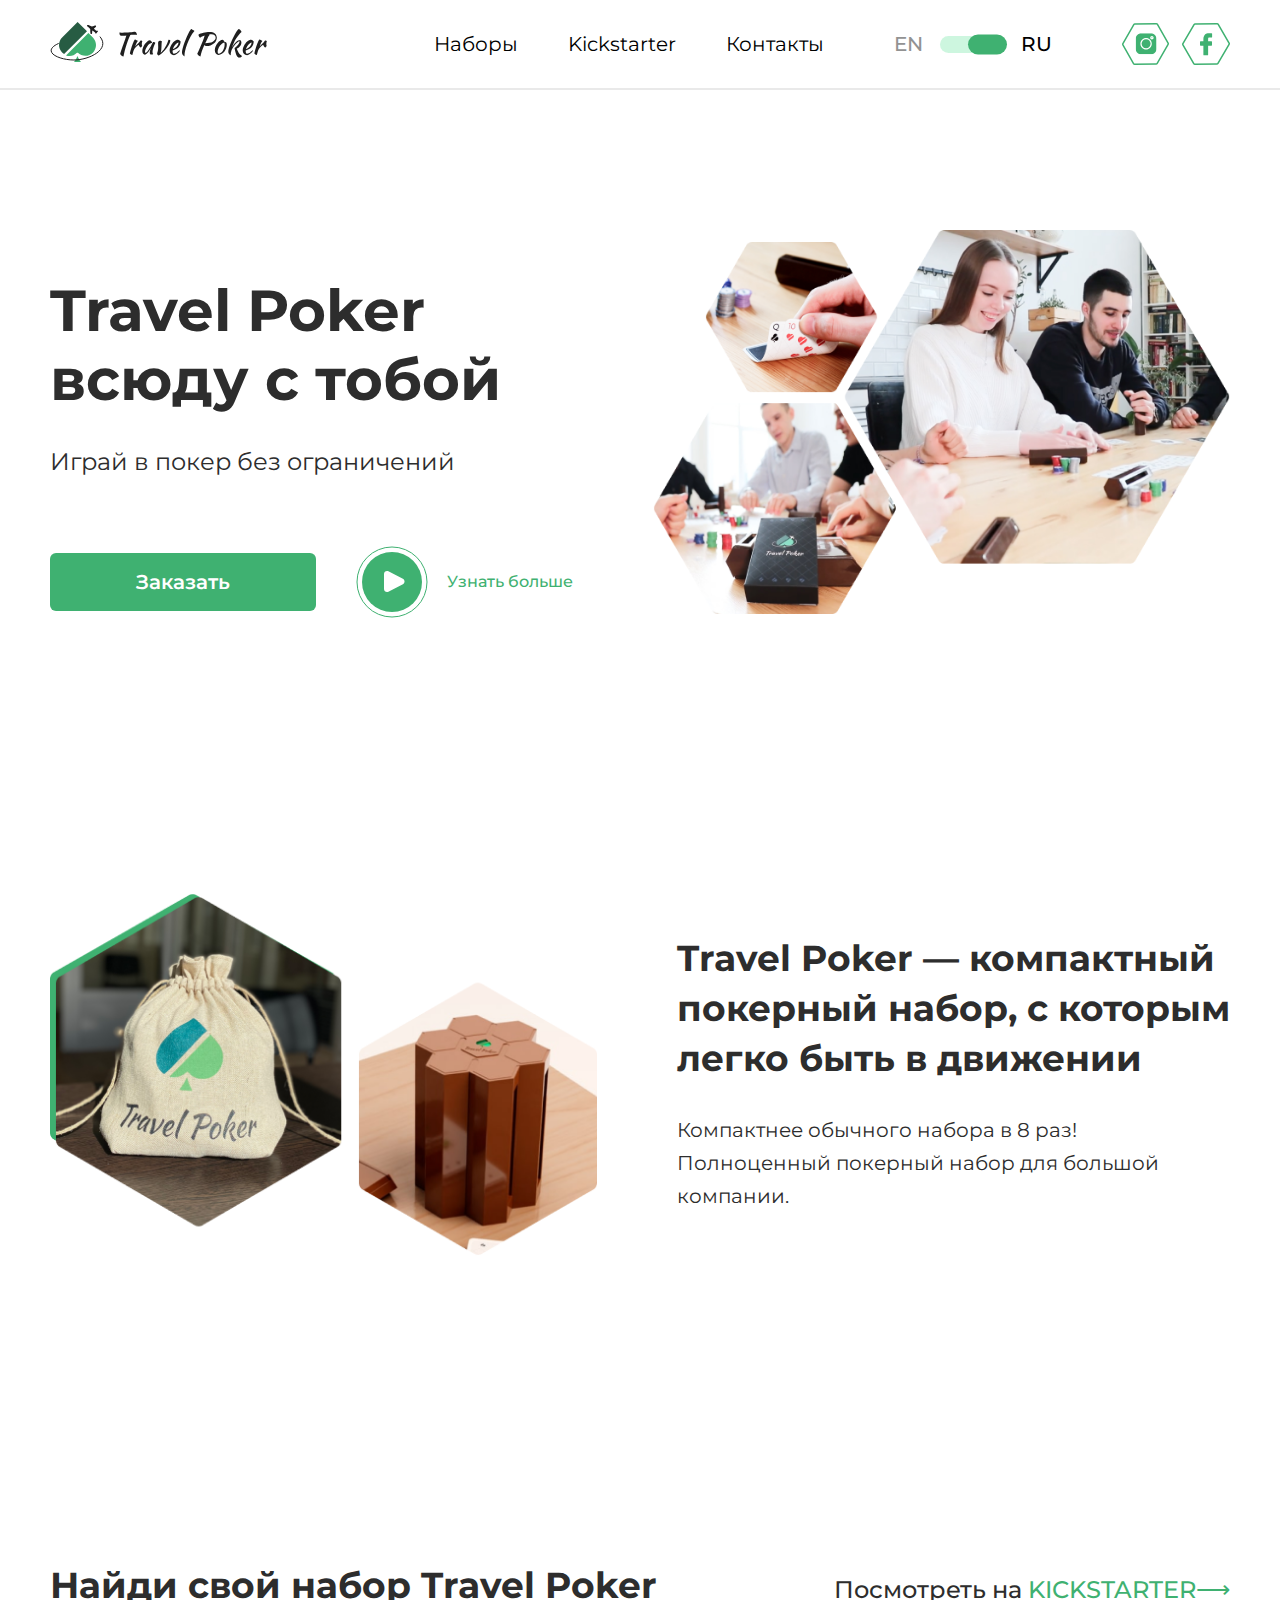
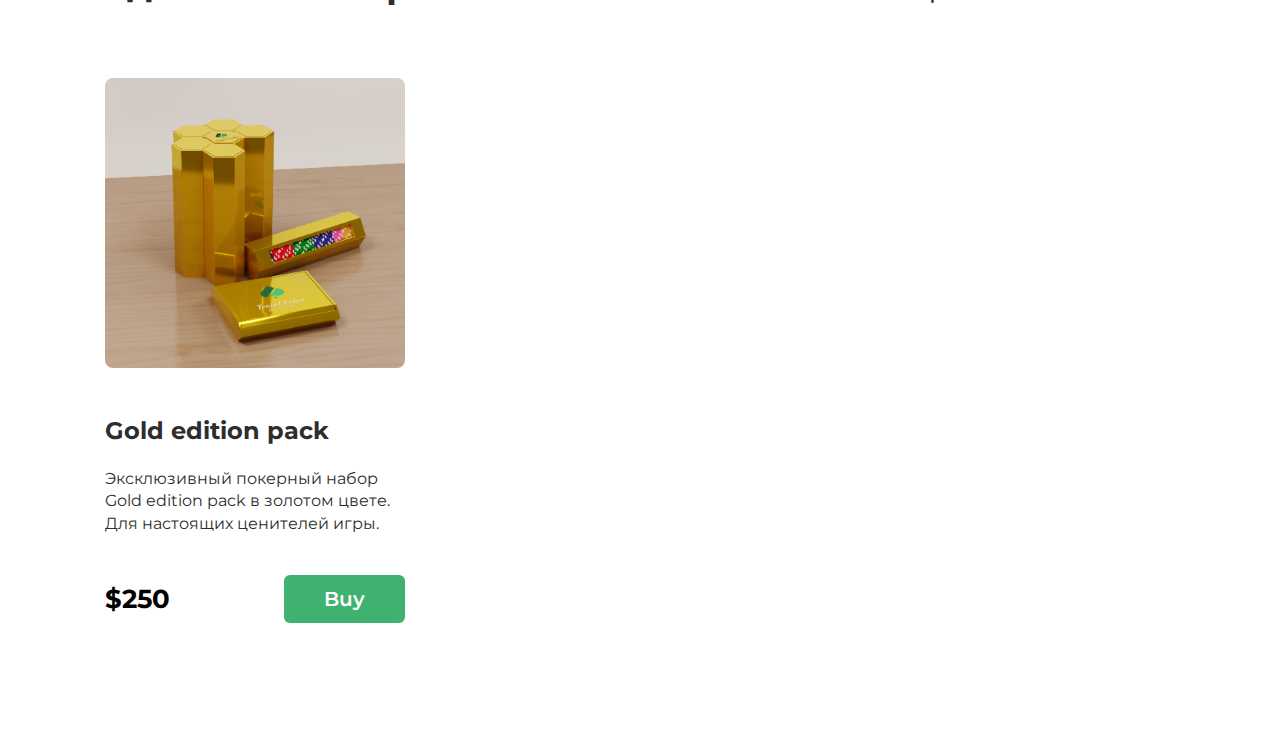
<file: static/index.html>
<!DOCTYPE html>
<html>
  <head>
    <meta charset="utf-8">
    <title>Travel Poker</title>
    <meta name="viewport" content="width=device-width, initial-scale=1">
    <link rel="stylesheet" href="css/style.css">
    <link rel="preconnect" href="https://fonts.googleapis.com">
    <link rel="preconnect" href="https://fonts.gstatic.com" crossorigin>
    <link href="https://fonts.googleapis.com/css2?family=Montserrat:ital,wght@0,400;500;600;700&display=swap" rel="stylesheet"> 
  </head>
  <body>
    <!--
    <aside class="sidebar">
      <div class="sidebar__overlay"></div>
      <div class="sidebar__panel">
        <nav class="sidebar__nav">
          <a class="header__a">Наборы</a>
          <a class="header__a">Kickstarter</a>
          <a class="header__a">Контакты</a>
        </nav>
        <span class="header__social-links">
          <a class="header__social-link">
            <img src="img/instagram.svg">
          </a>
          <a class="header__social-link">
            <img src="img/facebook.svg">
          </a>
        </span>
        </div>
    </aside>-->
    <header class="header">
      <a>
        <img src="img/logo.svg">
      </a>
      <nav class="header__nav">
        <a class="header__a">Наборы</a>
        <a class="header__a">Kickstarter</a>
        <a class="header__a">Контакты</a>
      </nav>
      <span class="lang-indicator">
        <!--TODO: Refactor: lang-indicator -> lang-switcher; toggle-button -> input -->
        <label class="lang-indicator__label">EN</label>
        <input class="lang-indicator__toggle-button" type="checkbox" checked>
        <label class="lang-indicator__label lang-indicator__label--enabled">RU</label>
      </span>
      <span class="header__social-links">
        <a class="header__social-link">
          <img src="img/instagram.svg">
        </a>
        <a class="header__social-link">
          <img src="img/facebook.svg">
        </a>
      </span>
      <span class="sidebar-button">
        <input class="sidebar-button__input" type="checkbox">
      </span>
    </header>
    <hr class="separator">
    <main>
      <section class="section-1">
        <section class="section-1__info">
          <h1 class="section-1__h1">Travel Poker<br>всюду с тобой</h1>
          <p class="section-1__p">Играй в покер без ограничений</p>
          <div class="section-1__button-box">
            <a class="section-1__buy-button">Заказать</a>
            <a class="section-1__video-button">
              <img src="img/play.svg">
            </a>
            <a class="section-1__a">Узнать больше</a>
          </div>
        </section>
        <section class="section-1__images">
          <!--TODO: Изображения отдельными блоками-->
          <img class="section-1__image" src="img/section-1.png">
        </section>
      </section>
      <section class="section-2">
        <section class="section-2__info">
          <h1 class="section-2__h1">Travel Poker — компактный<br>покерный набор, с которым<br>легко быть в движении</h1>
          <p class="section-2__p">Компактнее обычного набора в 8 раз! Полноценный покерный набор для большой компании.</p>
        </section>
        <section class="section-2__images">
          <!--TODO: Изображения отдельными блоками-->
          <img class="section-2__image" src="img/section-2.png">
        </section>
      </section>
      <section class="products">
        <div class="products__header">
          <h1 class="products__h1">Найди свой набор Travel Poker</h1>
          <span class="products__span">Посмотреть на <a class="products__a">Kickstarter⟶</a></span>
        </div>
        <div class="products__grid">
          <div class="product">
            <figure class="product__info">
              <img class="product__image" src="img/product.png">
              <figcaption class="product__name">Gold edition pack</figcaption>
              <figcaption class="product__description">Эксклюзивный покерный набор Gold edition pack в золотом цвете. Для настоящих ценителей игры.</figcaption>
            </figure>
            <div class="product__buy-box">
              <span class="product__price">$250</span>
              <a class="product__buy-button">Buy</a>
            </div>
          </div>
        </div>
      </section>
    </main>
  </body>
</html>
</file>
<file: static/css/style.css>
body{align-items:center;display:flex;flex-direction:column;font-family:'Montserrat', sans-serif;margin:0}header,main,footer{box-sizing:border-box;padding:0 50px 0 50px;width:100%;max-width:1400px}.header{align-items:center;display:flex;height:88px;gap:70px}.header img{display:block}.header__nav{display:flex;font-size:20px;gap:50px;margin-left:auto}.header__a{text-decoration:none;color:black}.header__social-links{display:flex;gap:13px}.section-1,.section-2{align-items:center;display:flex;gap:80px;margin:140px 0 250px 0}.section-1__info{margin:40px auto 0 0}.section-1__h1,.section-2__h1{color:#2D2D2D;font-size:58px;line-height:120%;margin:0 0 30px 0;white-space:nowrap}.section-1__p,.section-2__p{color:#2D2D2D;font-size:24px;line-height:140%;margin:0 0 73px 0}.section-1__button-box{align-items:center;display:flex;gap:25px}.section-1__buy-button{background:#3FB171;border-radius:6px;color:white;font-size:20px;font-weight:600;line-height:140%;padding:15px 86px}.section-1__video-button{background:#3FB171;border-radius:100px;cursor:pointer;display:flex;height:60px;margin-left:21px;min-height:60px;min-width:60px;width:60px}.section-1__video-button img{margin:auto;padding-left:5px}.section-1__video-button::after{border-radius:100px;border:solid 1px #3FB171;box-sizing:border-box;content:"";height:71px;position:absolute;transform:translate(-5.5px, -5.5px);transition:0.1s;width:71px}.section-1__video-button:hover::after{height:80px;transform:translate(-10px, -10px);transition:0.1s;width:80px}.section-1__a{color:#3FB171;font-weight:500;white-space:nowrap}.section-1__image,.section-2__image{max-width:100%;max-height:100%}.section-2{flex-direction:row-reverse}.section-2__info{flex-basis:500px;margin-left:auto}.section-2__h1{font-size:36px;line-height:140%;margin-top:65px}.section-2__p{font-size:20px;line-height:165%}.products{margin-bottom:110px}.products__header{align-items:baseline;color:#2D2D2D;display:flex;font-weight:bold;margin:44px 0}.products__h1{font-size:36px;line-height:140%}.products__span,.products__a{color:#2D2D2D;font-size:24px;font-weight:500;line-height:140%}.products__span{margin-left:auto}.products__a{color:#3FB171;text-transform:uppercase}.products__grid{display:grid;gap:90px 30px;grid-template-columns:repeat(auto-fill, 300px);justify-content:space-evenly}.product{max-width:300px}.product__info{margin:0}.product__image{border-radius:8px;height:290px;margin-bottom:42px;object-fit:cover;width:300px}.product__name{color:#2D2D2D;font-size:24px;font-weight:bold;line-height:140%;margin-bottom:20px}.product__description{color:#2D2D2D;font-size:16px;line-height:140%;margin-bottom:40px;max-height:68px}.product__buy-box{align-items:center;display:flex}.product__price{font-size:26px;font-weight:bold;line-height:140%}.product__buy-button{background:#3FB171;border-radius:6px;color:white;font-size:20px;font-weight:600;line-height:140%;margin-left:auto;padding:10px 40px}.separator{border:none;border-bottom:2px solid #E9E9E9;margin:0;width:100%}.lang-indicator{align-items:center;display:flex;gap:13px;white-space:nowrap}.lang-indicator__label{color:#929292;font-size:20px;font-weight:500}.lang-indicator__label--enabled{color:black}.lang-indicator__toggle-button{appearance:none;background:#AFF0CC9E;border-radius:100px;cursor:pointer;height:17px;width:65px}.lang-indicator__toggle-button::after{background:#3FB171;border-radius:100px;content:"";display:inline-block;height:20px;transform:translate(-2px, -1.5px);transition:0.1s;width:39px}.lang-indicator__toggle-button:checked::after{transform:translate(28px, -1.5px);transition:0.1s}.sidebar-button{display:none;z-index:3}.sidebar-button__input{appearance:none;background:url(../img/menu.svg);cursor:pointer;height:42px;width:47px}@media screen and (max-width: 1200px){.header__nav{display:none}.header__social-links{display:none}.sidebar-button{display:initial}.section-1,.section-2{gap:40px}.lang-indicator{margin-left:auto}}@media screen and (max-width: 1200px) and (max-width: 1100px){header,main,footer{box-sizing:border-box;padding:0 40px 0 40px;width:100%;max-width:1380px}.section-1,.section-2{gap:60px;margin:40px 0 125px 0}.section-1__h1,.section-2__h1{font-size:40px;margin-bottom:17px;margin-top:0}.section-1__p,.section-2__p{font-size:18px;margin-bottom:50px}.section-1__buy-button{font-size:16px;padding:8px 43px}.section-1__button-box{gap:20px}.section-1__video-button{height:32px;margin-left:0;min-height:32px;min-width:32px;width:32px}.section-1__video-button img{margin:auto;padding-left:1px;height:40%}.section-1__video-button::after{height:44px;transform:translate(-6px, -6px);width:44px}.section-1__video-button:hover::after{height:53px;transform:translate(-10.5px, -10.5px);width:53px}.section-1__a{font-size:14px}.section-2{align-items:flex-start}.section-2__h1{font-size:23px}.section-2__p{font-size:16px;white-space:initial}.products__header{align-items:center}.products__h1{font-size:24px}.products__span,.products__a{font-size:16px}.products__grid{gap:50px 15px;grid-template-columns:repeat(auto-fill, 210px)}.product{max-width:210px}.product__image{height:204px;margin-bottom:25px;width:210px}.product__name{font-size:20px;margin-bottom:20px}.product__description{margin-bottom:26px;max-height:110px}.product__buy-box{align-items:center;display:flex}.product__price{font-size:20px}.product__buy-button{font-size:16px;margin-left:auto;padding:10px 36px}}@media screen and (max-width: 1200px) and (max-width: 1100px) and (max-width: 690px){.section-1,.section-2{justify-items:center;flex-direction:column}.section-1__info{margin-right:0}.section-2{flex-direction:column-reverse}.section-2__info{margin-right:0;flex-basis:0}}
</file>
